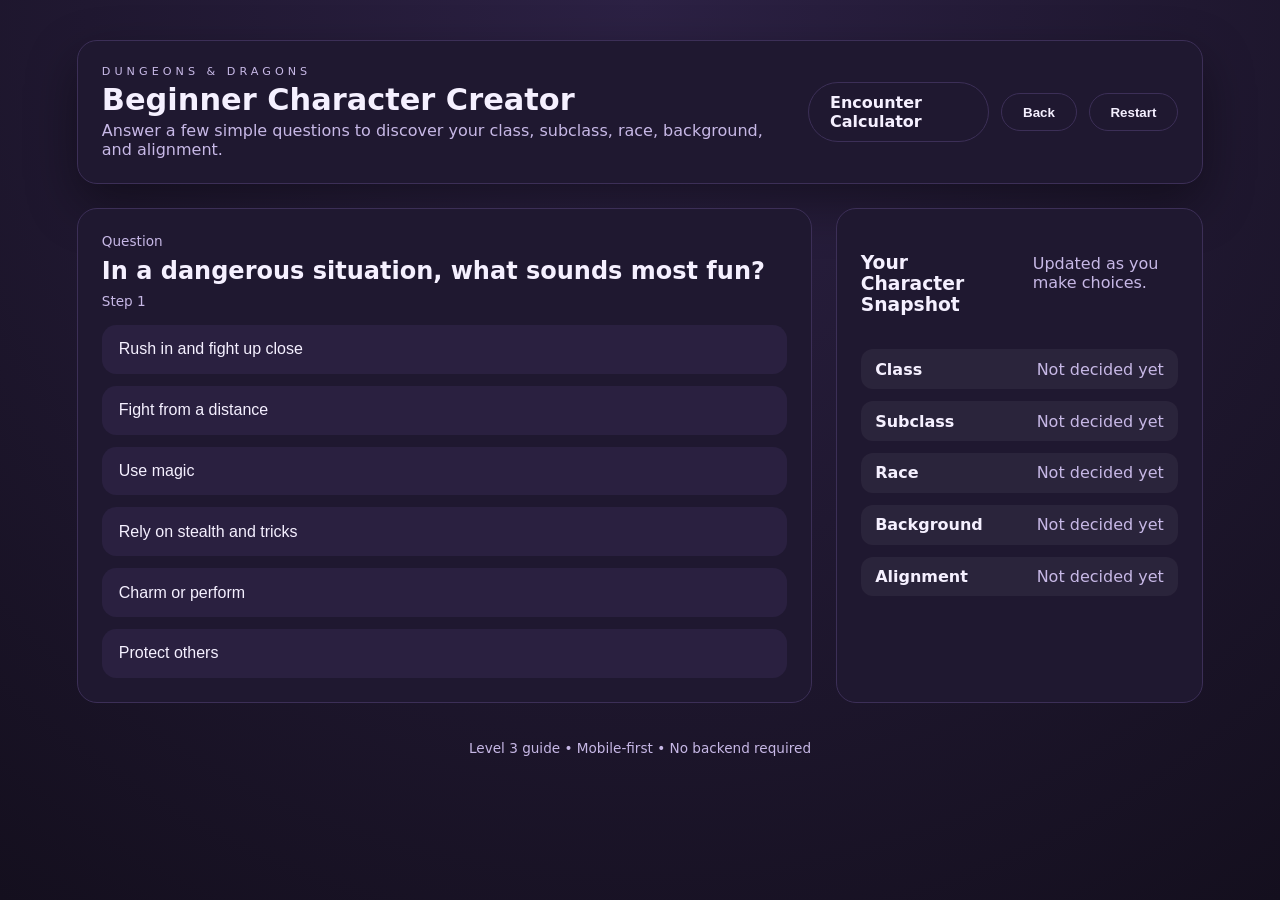
<file: index.html>
<!DOCTYPE html>
<html lang="en">
  <head>
    <meta charset="UTF-8" />
    <meta name="viewport" content="width=device-width, initial-scale=1" />
    <title>D&D Beginner Character Builder</title>
    <link rel="stylesheet" href="styles.css" />
  </head>
  <body>
    <div class="page">
      <header class="site-header">
        <div>
          <p class="eyebrow">Dungeons &amp; Dragons</p>
          <h1>Beginner Character Creator</h1>
          <p class="subtitle">
            Answer a few simple questions to discover your class, subclass, race, background, and alignment.
          </p>
        </div>
        <div class="header-actions">
          <a class="ghost-button nav-link" href="encounter.html">Encounter Calculator</a>
          <button class="ghost-button" id="back" type="button">Back</button>
          <button class="ghost-button" id="restart" type="button">Restart</button>
        </div>
      </header>

      <main>
        <section class="question-card" aria-live="polite">
          <p class="question-label">Question</p>
          <h2 id="question">Loading your adventure...</h2>
          <p class="question-note" id="question-note">Step 1</p>
          <div class="choice-list" id="choices" role="list"></div>
        </section>

        <section class="summary-card">
          <header>
            <h3>Your Character Snapshot</h3>
            <p class="muted">Updated as you make choices.</p>
          </header>
          <ul class="summary-list" id="summary"></ul>
        </section>

        <section class="result-card" id="result" hidden>
          <h3>Your Beginner-Friendly D&amp;D Character</h3>
          <p class="result-text" id="result-text"></p>
          <div class="copy-block">
            <label class="copy-label" for="copy-text">Email-friendly summary</label>
            <textarea id="copy-text" class="copy-text" rows="5" readonly></textarea>
            <div class="copy-actions">
              <button class="ghost-button" id="copy-summary" type="button">Copy for Email</button>
              <span class="copy-status" id="copy-status" role="status" aria-live="polite"></span>
            </div>
          </div>
          <div class="result-actions">
            <button class="primary-button" id="start-over" type="button">Start Over</button>
          </div>
        </section>
      </main>

      <footer class="site-footer">
        <p>Level 3 guide • Mobile-first • No backend required</p>
      </footer>
    </div>

    <script src="app.js"></script>
  </body>
</html>
</file>
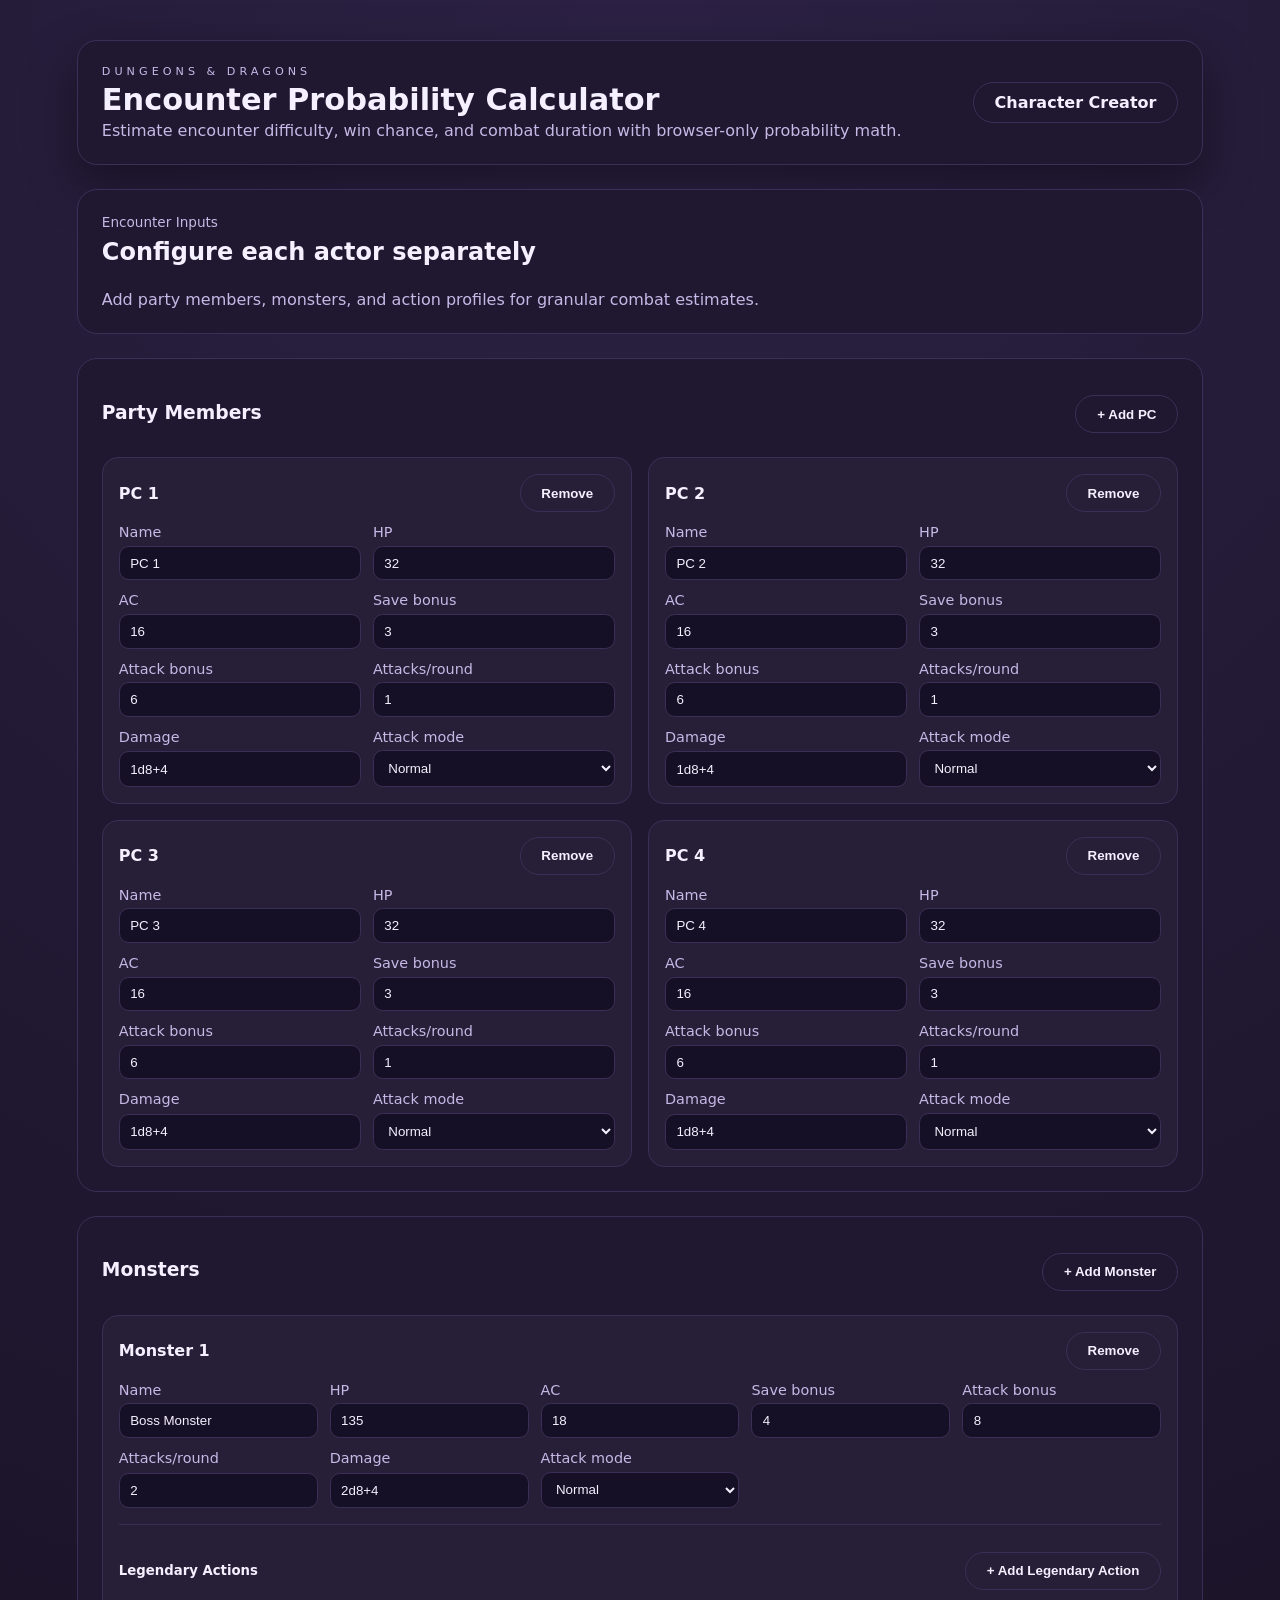
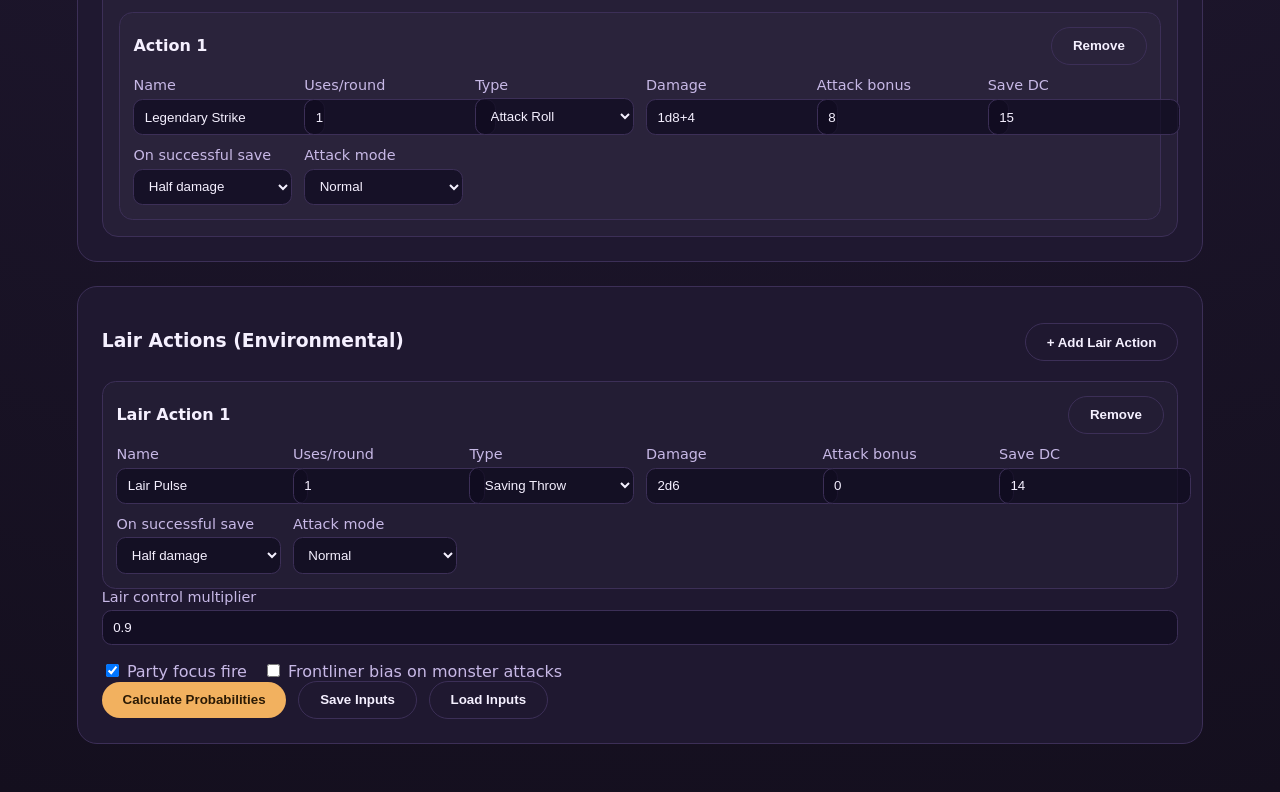
<file: encounter.html>
<!DOCTYPE html>
<html lang="en">
  <head>
    <meta charset="UTF-8" />
    <meta name="viewport" content="width=device-width, initial-scale=1" />
    <title>D&D Encounter Probability Calculator</title>
    <link rel="stylesheet" href="styles.css" />
  </head>
  <body>
    <div class="page">
      <header class="site-header">
        <div>
          <p class="eyebrow">Dungeons &amp; Dragons</p>
          <h1>Encounter Probability Calculator</h1>
          <p class="subtitle">Estimate encounter difficulty, win chance, and combat duration with browser-only probability math.</p>
        </div>
        <div class="header-actions">
          <a class="ghost-button nav-link" href="index.html">Character Creator</a>
        </div>
      </header>

      <main class="encounter-main">
        <section class="question-card">
          <p class="question-label">Encounter Inputs</p>
          <h2>Configure each actor separately</h2>
          <p class="muted">Add party members, monsters, and action profiles for granular combat estimates.</p>
        </section>

        <section class="summary-card">
          <header>
            <h3>Party Members</h3>
            <button class="ghost-button" id="add-party-member" type="button">+ Add PC</button>
          </header>
          <div id="party-list" class="actor-list"></div>
        </section>

        <section class="summary-card">
          <header>
            <h3>Monsters</h3>
            <button class="ghost-button" id="add-monster" type="button">+ Add Monster</button>
          </header>
          <div id="monster-list" class="actor-list"></div>
        </section>

        <section class="summary-card">
          <header>
            <h3>Lair Actions (Environmental)</h3>
            <button class="ghost-button" id="add-lair-action" type="button">+ Add Lair Action</button>
          </header>
          <div id="lair-list" class="mini-action-list"></div>
          <div class="form-grid">
            <label>Lair control multiplier<input id="lair-control" type="number" min="0.4" max="1.2" step="0.05" value="0.9" /></label>
          </div>
          <div class="inline-options">
            <label><input id="focus-fire" type="checkbox" checked /> Party focus fire</label>
            <label><input id="frontliner-bias" type="checkbox" /> Frontliner bias on monster attacks</label>
          </div>
          <div class="copy-actions">
            <button class="primary-button" id="calculate-encounter" type="button">Calculate Probabilities</button>
            <button class="ghost-button" id="save-encounter" type="button">Save Inputs</button>
            <button class="ghost-button" id="load-encounter" type="button">Load Inputs</button>
          </div>
        </section>

        <section class="result-card" id="encounter-result" hidden>
          <h3>Encounter Outcome Estimate</h3>
          <p class="result-text" id="encounter-summary"></p>
          <ul class="summary-list" id="encounter-metrics"></ul>
          <div class="chart-row">
            <div>
              <h4>Party Damage / Round Distribution</h4>
              <div id="party-chart" class="chart"></div>
            </div>
            <div>
              <h4>Monster Damage / Round Distribution</h4>
              <div id="monster-chart" class="chart"></div>
            </div>
          </div>
          <div class="rules-note" id="rules-note"></div>
        </section>
      </main>
    </div>

    <script src="encounter.js"></script>
  </body>
</html>
</file>
<file: styles.css>
:root {
  color-scheme: light;
  --bg: #140f1e;
  --surface: #1f1830;
  --surface-alt: #2a2040;
  --border: #3c2f57;
  --text: #f5f0ff;
  --muted: #c7b8e6;
  --accent: #f2b15f;
  --accent-dark: #b56a1d;
  --success: #79f2c0;
  font-family: "Trebuchet MS", "Segoe UI", system-ui, sans-serif;
}

* {
  box-sizing: border-box;
}

body {
  margin: 0;
  background: radial-gradient(circle at top, #2c2144, var(--bg));
  color: var(--text);
  min-height: 100vh;
}

.page {
  display: flex;
  flex-direction: column;
  min-height: 100vh;
  padding: 1.5rem 1.25rem 2rem;
  gap: 1.5rem;
}

.site-header {
  display: flex;
  flex-direction: column;
  gap: 1rem;
  background: var(--surface);
  border: 1px solid var(--border);
  border-radius: 1.25rem;
  padding: 1.5rem;
  box-shadow: 0 20px 50px rgba(0, 0, 0, 0.4);
}

.site-header h1 {
  font-size: 1.9rem;
  margin: 0.25rem 0;
}

.header-actions {
  display: flex;
  gap: 0.75rem;
  align-items: center;
}

.eyebrow {
  text-transform: uppercase;
  letter-spacing: 0.25rem;
  font-size: 0.7rem;
  color: var(--muted);
  margin: 0;
}

.subtitle {
  margin: 0;
  color: var(--muted);
}

main {
  display: flex;
  flex-direction: column;
  gap: 1.5rem;
}

.question-card,
.summary-card,
.result-card {
  background: var(--surface);
  border: 1px solid var(--border);
  border-radius: 1.25rem;
  padding: 1.5rem;
}

.question-label {
  margin: 0;
  color: var(--muted);
  font-size: 0.85rem;
}

.question-card h2 {
  margin: 0.5rem 0 1.5rem;
  font-size: 1.5rem;
}

.question-note {
  margin: -1rem 0 1rem;
  color: var(--muted);
  font-size: 0.85rem;
}

.choice-list {
  display: grid;
  gap: 0.75rem;
}

.choice-button {
  width: 100%;
  text-align: left;
  background: var(--surface-alt);
  border: 1px solid transparent;
  border-radius: 0.9rem;
  padding: 0.9rem 1rem;
  color: var(--text);
  font-size: 1rem;
  cursor: pointer;
  transition: border 0.2s ease, transform 0.2s ease, background 0.2s ease;
}

.choice-button:hover,
.choice-button:focus-visible {
  border-color: var(--accent);
  transform: translateY(-1px);
  outline: none;
}

.choice-button:disabled {
  cursor: not-allowed;
  opacity: 0.55;
  border-color: transparent;
  transform: none;
}

.summary-card header {
  display: flex;
  justify-content: space-between;
  align-items: baseline;
  gap: 1rem;
}

.summary-list {
  list-style: none;
  padding: 0;
  margin: 1rem 0 0;
  display: grid;
  gap: 0.75rem;
}

.summary-item {
  display: flex;
  justify-content: space-between;
  gap: 1rem;
  padding: 0.65rem 0.9rem;
  border-radius: 0.75rem;
  background: rgba(255, 255, 255, 0.05);
}

.summary-item span {
  color: var(--muted);
}

.result-card {
  border-color: rgba(121, 242, 192, 0.4);
  background: linear-gradient(135deg, rgba(121, 242, 192, 0.1), transparent);
}

.result-text {
  margin: 0.75rem 0 1.5rem;
  font-size: 1.05rem;
  color: var(--success);
}

.copy-block {
  display: grid;
  gap: 0.75rem;
  margin-bottom: 1.5rem;
}

.copy-label {
  font-size: 0.95rem;
  color: var(--muted);
}

.copy-text {
  width: 100%;
  border-radius: 0.85rem;
  border: 1px solid var(--border);
  background: rgba(15, 10, 30, 0.7);
  color: var(--text);
  padding: 0.85rem 1rem;
  font-family: "Trebuchet MS", "Segoe UI", system-ui, sans-serif;
  resize: vertical;
}

.copy-actions {
  display: flex;
  align-items: center;
  gap: 0.75rem;
  flex-wrap: wrap;
}

.copy-status {
  color: var(--muted);
  font-size: 0.9rem;
}

.result-actions {
  display: flex;
  gap: 0.75rem;
}

.primary-button,
.ghost-button {
  border-radius: 999px;
  border: none;
  padding: 0.65rem 1.3rem;
  font-weight: 600;
  cursor: pointer;
}

.primary-button {
  background: var(--accent);
  color: #2b1a05;
}

.ghost-button {
  background: transparent;
  border: 1px solid var(--border);
  color: var(--text);
}

.muted {
  color: var(--muted);
  margin: 0.15rem 0 0;
}

.site-footer {
  text-align: center;
  color: var(--muted);
  font-size: 0.85rem;
}

@media (min-width: 768px) {
  .page {
    padding: 2.5rem 6vw 3rem;
  }

  main {
    display: grid;
    grid-template-columns: repeat(2, minmax(0, 1fr));
  }

  .question-card {
    grid-column: span 2;
  }

  .site-header {
    flex-direction: row;
    align-items: center;
    justify-content: space-between;
  }
}

@media (min-width: 1024px) {
  main {
    grid-template-columns: 2fr 1fr;
  }

  .question-card {
    grid-column: span 1;
  }
}

.page-nav {
  display: flex;
  gap: 0.75rem;
  flex-wrap: wrap;
}

.creator-page,
.encounter-page {
  display: grid;
  gap: 1.5rem;
}

.form-grid {
  display: grid;
  grid-template-columns: repeat(auto-fit, minmax(180px, 1fr));
  gap: 0.75rem;
}

.form-grid label {
  display: grid;
  gap: 0.35rem;
  font-size: 0.9rem;
  color: var(--muted);
}

.form-grid input,
.form-grid select {
  border-radius: 0.6rem;
  border: 1px solid var(--border);
  background: rgba(15, 10, 30, 0.7);
  color: var(--text);
  padding: 0.55rem 0.65rem;
}

.inline-options {
  margin-top: 1rem;
  display: flex;
  flex-wrap: wrap;
  gap: 1rem;
  color: var(--muted);
}

.chart-row {
  margin-top: 1rem;
  display: grid;
  gap: 1rem;
  grid-template-columns: repeat(auto-fit, minmax(240px, 1fr));
}

.chart {
  display: grid;
  gap: 0.3rem;
}

.chart-bar {
  height: 0.65rem;
  border-radius: 999px;
  background: linear-gradient(90deg, var(--accent), #f7dc6b);
}

.chart-label {
  font-size: 0.75rem;
  color: var(--muted);
  display: flex;
  justify-content: space-between;
}

.rules-note {
  margin-top: 1rem;
  font-size: 0.9rem;
  color: var(--muted);
  line-height: 1.4;
}

.nav-link {
  display: inline-flex;
  align-items: center;
  text-decoration: none;
}

.actor-list {
  display: grid;
  gap: 1rem;
  margin-top: 1rem;
}

.actor-card {
  border: 1px solid var(--border);
  border-radius: 1rem;
  padding: 1rem;
  background: rgba(255, 255, 255, 0.03);
}

.actor-card-header {
  display: flex;
  justify-content: space-between;
  align-items: center;
  margin-bottom: 0.75rem;
}

.actor-card-header h4 {
  margin: 0;
}

/* Encounter page layout overrides */
.encounter-main {
  display: grid;
  grid-template-columns: 1fr;
  gap: 1.5rem;
  align-content: start;
}

.encounter-main > .question-card,
.encounter-main > .summary-card,
.encounter-main > .result-card {
  grid-column: 1 / -1;
}

.actor-list {
  grid-template-columns: repeat(auto-fit, minmax(320px, 1fr));
  align-items: start;
}

@media (min-width: 1200px) {
  .actor-list {
    grid-template-columns: repeat(auto-fit, minmax(360px, 1fr));
  }
}

.mini-actions {
  margin-top: 1rem;
  border-top: 1px solid var(--border);
  padding-top: 1rem;
}

.mini-action-list {
  display: grid;
  gap: 0.85rem;
  margin-top: 0.75rem;
}

.mini-action-card {
  border: 1px solid var(--border);
  border-radius: 0.85rem;
  padding: 0.85rem;
  background: rgba(255, 255, 255, 0.02);
}

.mini-form-grid {
  grid-template-columns: repeat(auto-fit, minmax(150px, 1fr));
}
</file>
